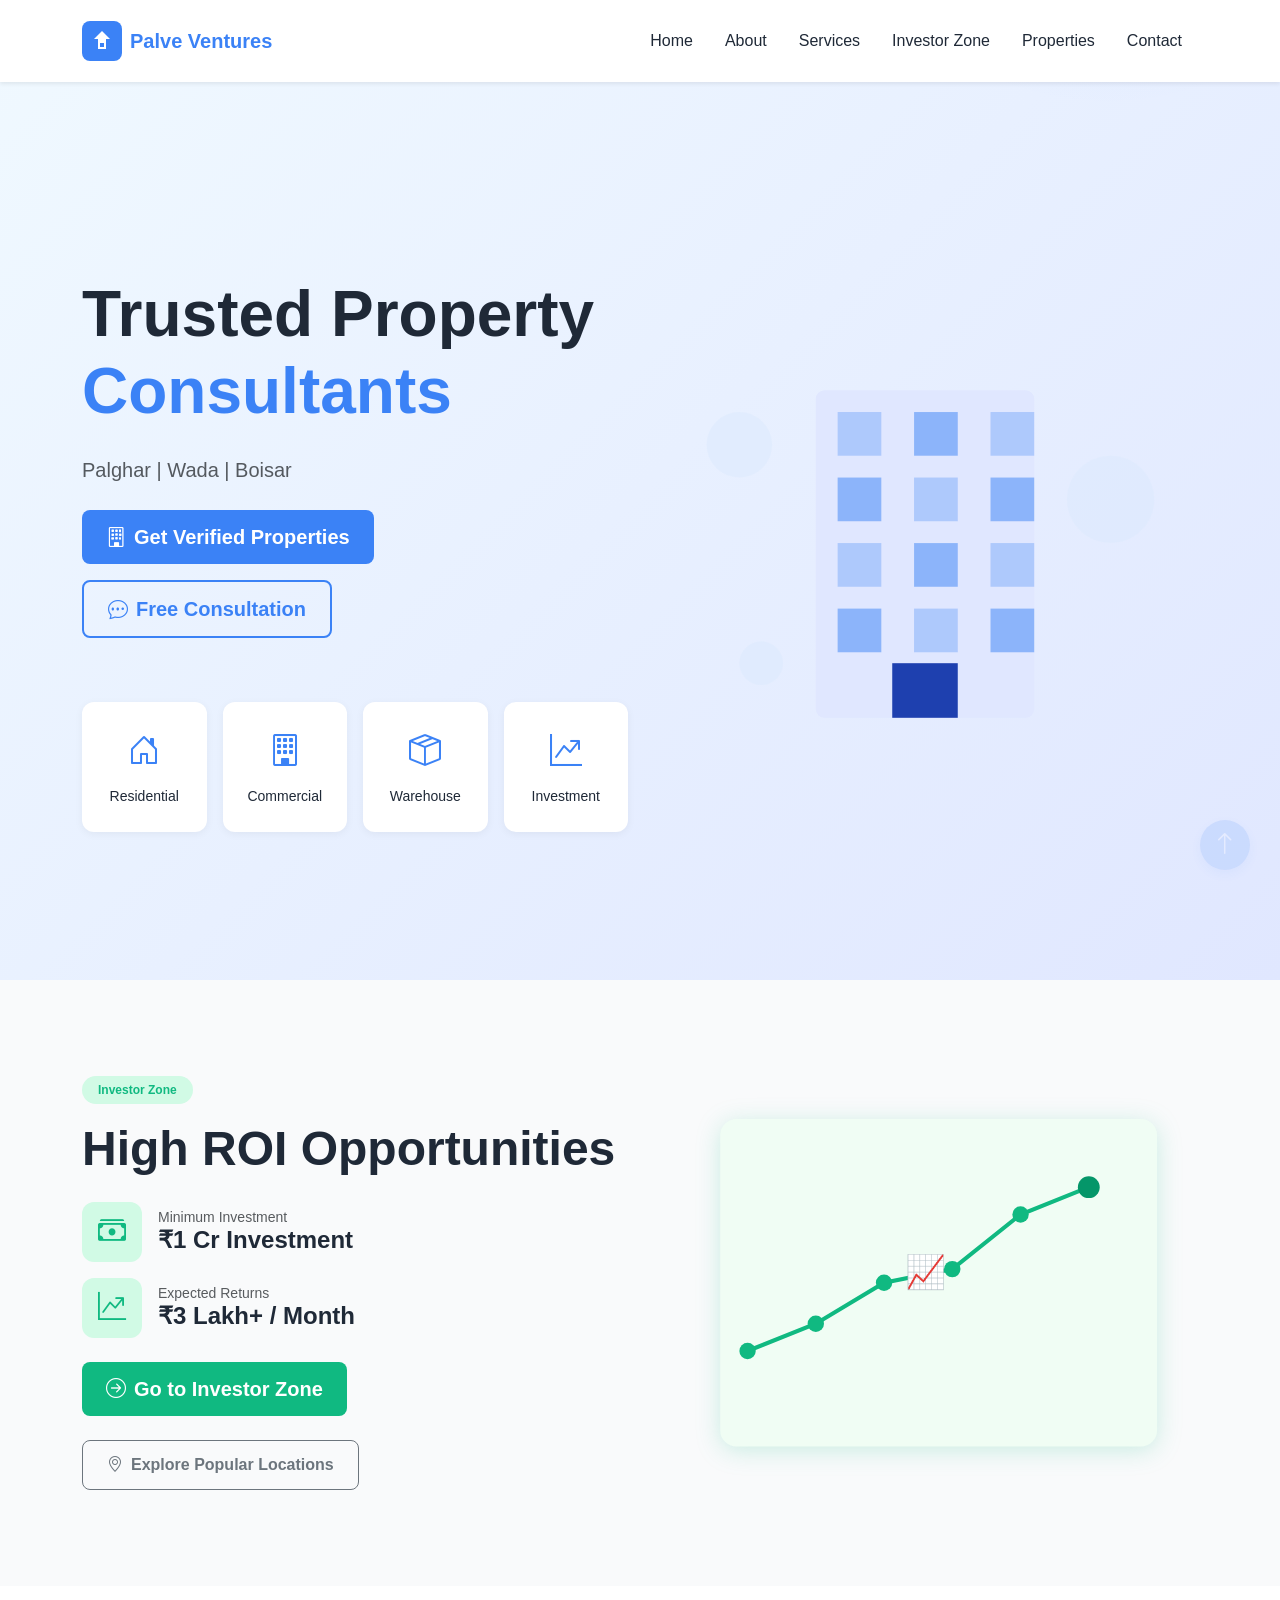
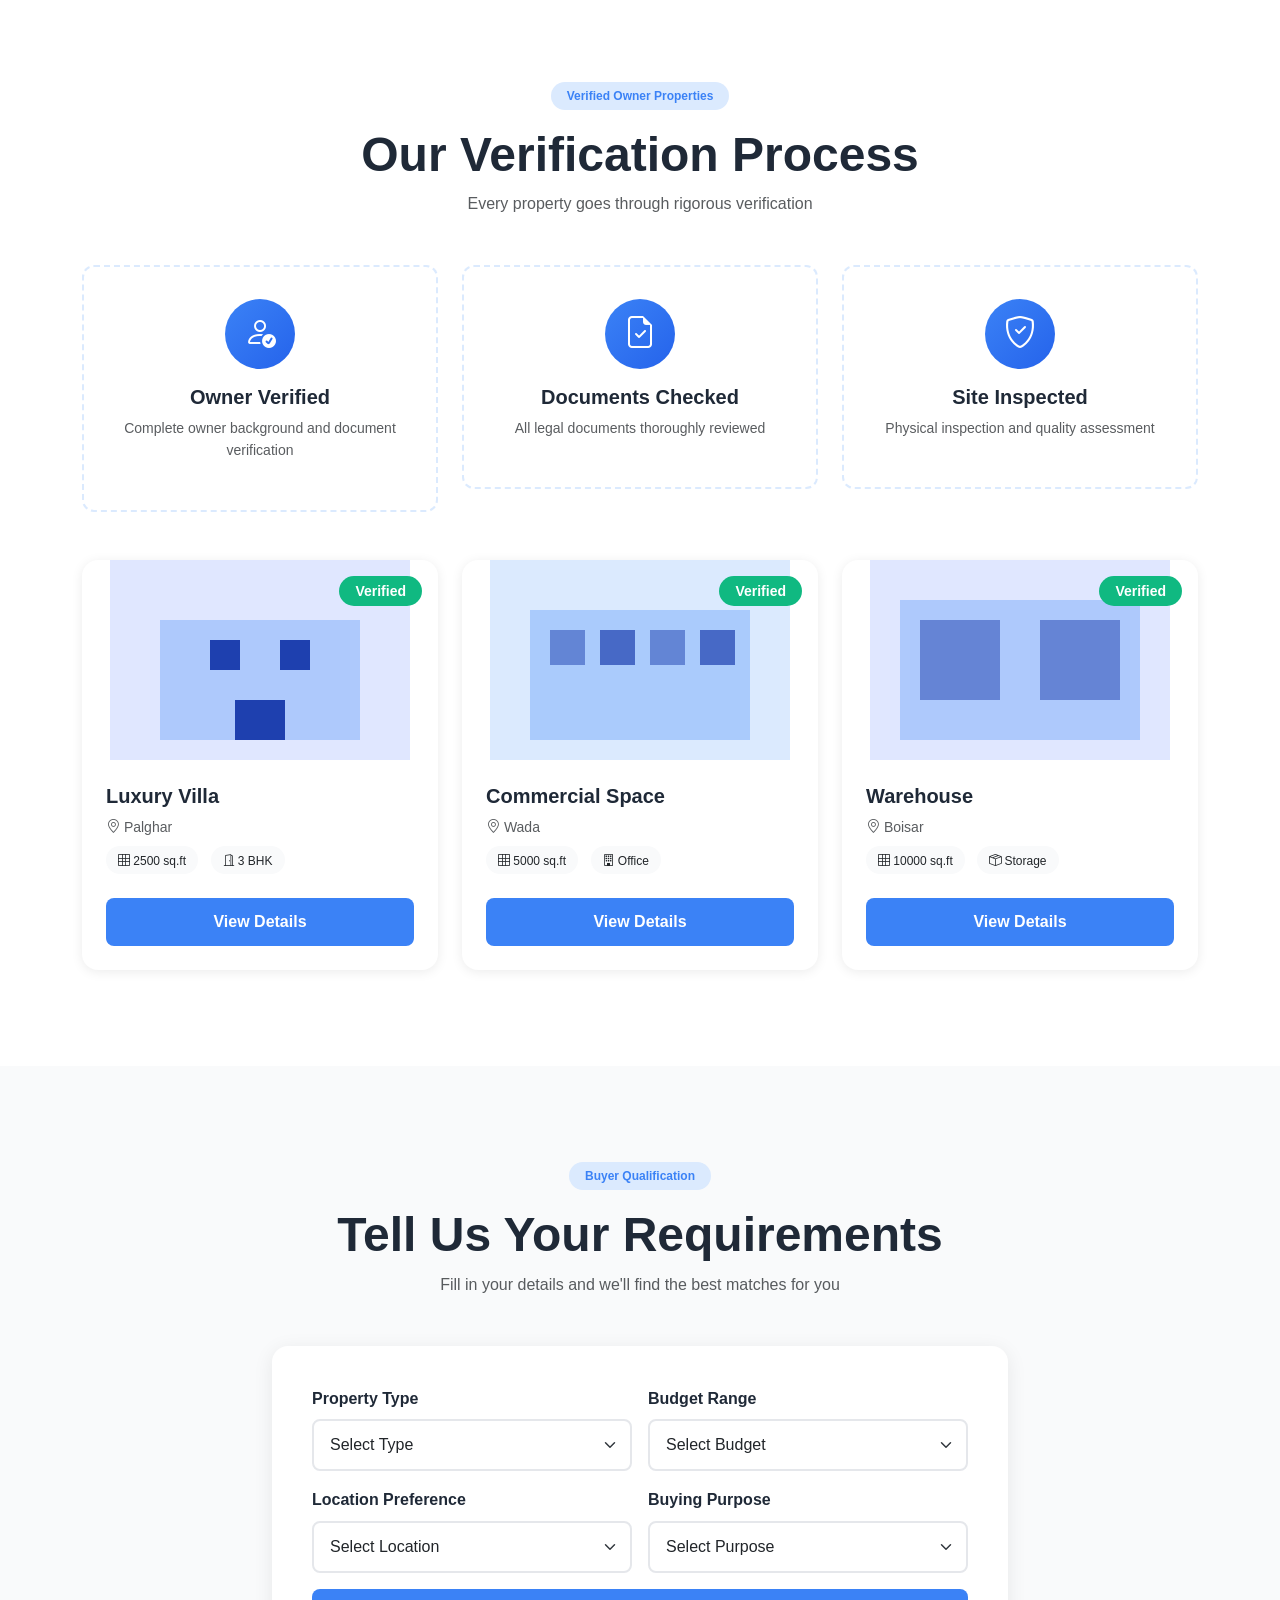
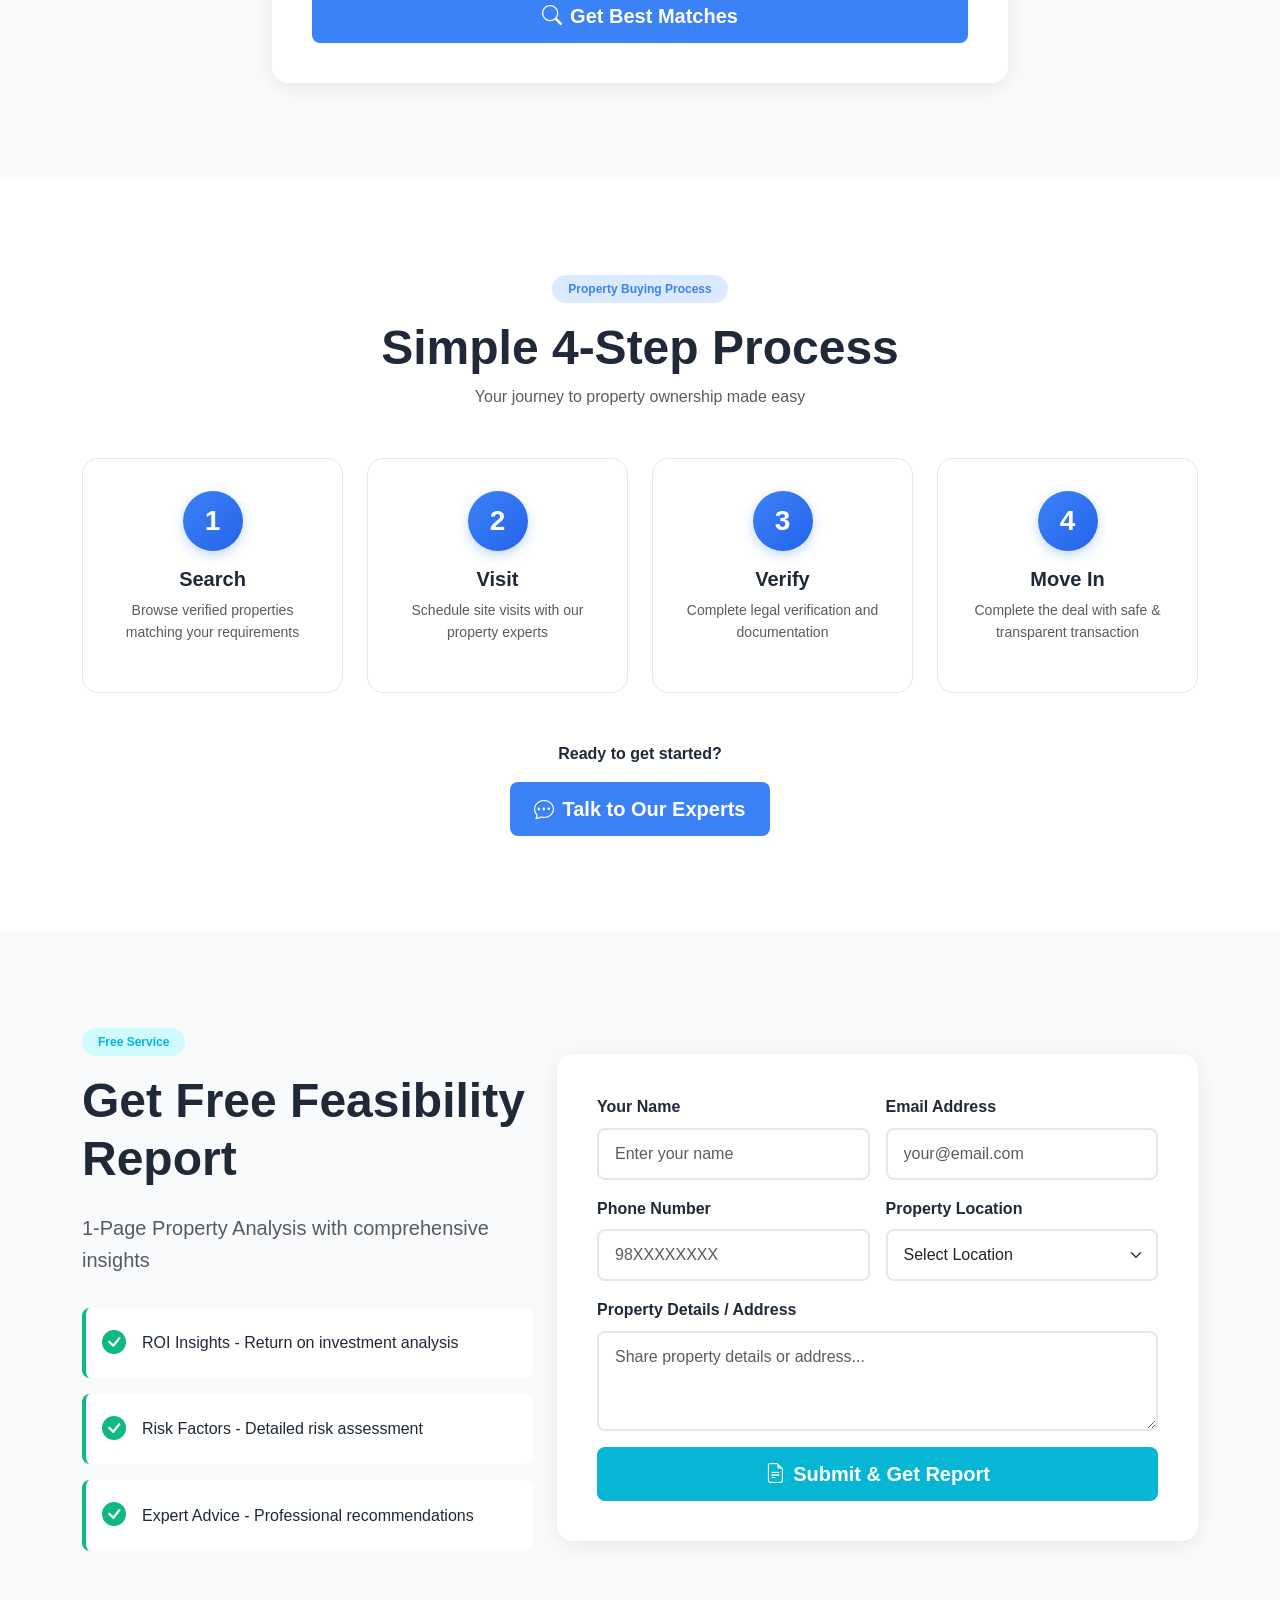
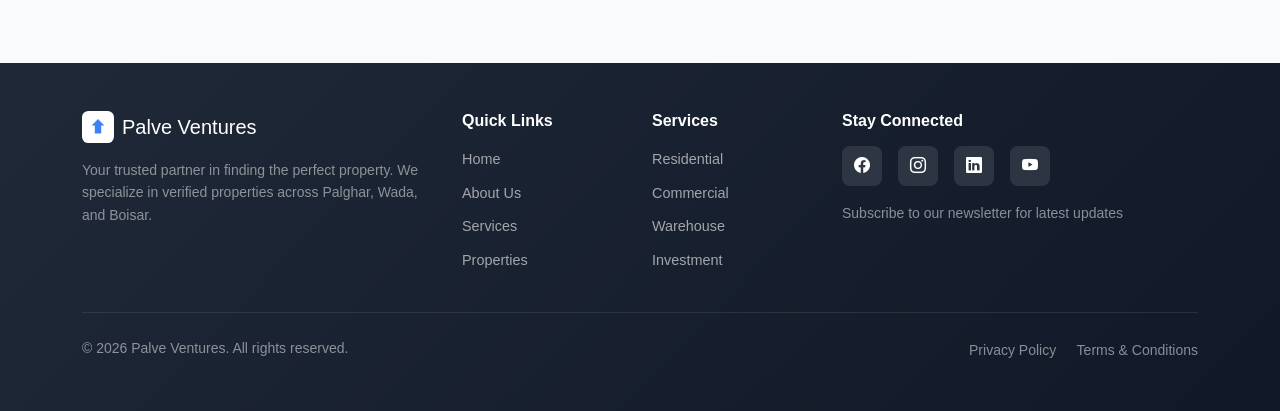
<file: index.html>
<!DOCTYPE html>
<html lang="en">

<head>
    <meta charset="UTF-8">
    <meta name="viewport" content="width=device-width, initial-scale=1.0">
    <title>Palve Ventures - Trusted Property Consultants</title>

    <!-- Bootstrap CSS -->
    <link href="https://cdn.jsdelivr.net/npm/bootstrap@5.3.0/dist/css/bootstrap.min.css" rel="stylesheet">
    <!-- Bootstrap Icons -->
    <link rel="stylesheet" href="https://cdn.jsdelivr.net/npm/bootstrap-icons@1.11.0/font/bootstrap-icons.css">
    <!-- Custom CSS -->
    <link rel="stylesheet" href="css/style.css">
</head>

<body>

    <!-- Navbar -->
    <nav class="navbar navbar-expand-lg navbar-light bg-white shadow-sm fixed-top">
        <div class="container">
            <a class="navbar-brand d-flex align-items-center" href="index.html#home">
                <div class="logo-svg me-2">
                    <svg width="40" height="40" viewBox="0 0 40 40" fill="none" xmlns="http://www.w3.org/2000/svg">
                        <rect width="40" height="40" rx="8" fill="#3B82F6" />
                        <path d="M20 10L12 18H16V28H24V18H28L20 10Z" fill="white" />
                        <rect x="18" y="22" width="4" height="4" fill="#3B82F6" />
                    </svg>
                </div>
                <span class="fw-bold text-primary">Palve Ventures</span>
            </a>
            <button class="navbar-toggler" type="button" data-bs-toggle="collapse" data-bs-target="#navbarNav">
                <span class="navbar-toggler-icon"></span>
            </button>
            <div class="collapse navbar-collapse" id="navbarNav">
                <ul class="navbar-nav ms-auto">
                    <li class="nav-item"><a class="nav-link" href="index.html#home">Home</a></li>
                    <li class="nav-item"><a class="nav-link" href="about.html">About</a></li>
                    <li class="nav-item"><a class="nav-link" href="services.html">Services</a></li>
                    <li class="nav-item"><a class="nav-link" href="index.html#investor">Investor Zone</a></li>
                    <li class="nav-item"><a class="nav-link" href="index.html#properties">Properties</a></li>
                    <li class="nav-item"><a class="nav-link" href="contact.html">Contact</a></li>
                </ul>
            </div>
        </div>
    </nav>

    <!-- Hero Section -->
    <section id="home" class="hero-section">
        <div class="container">
            <div class="row align-items-center min-vh-100 pt-5">
                <div class="col-lg-6 text-center text-lg-start">
                    <h1 class="display-3 fw-bold mb-4">Trusted Property <span class="text-primary">Consultants</span>
                    </h1>
                    <p class="lead text-muted mb-4">Palghar | Wada | Boisar</p>
                    <div class="d-flex flex-wrap gap-3 justify-content-center justify-content-lg-start">
                        <a href="index.html#properties" class="btn btn-primary btn-lg px-4">
                            <i class="bi bi-building me-2"></i>Get Verified Properties
                        </a>
                        <a href="contact.html" class="btn btn-outline-primary btn-lg px-4">
                            <i class="bi bi-chat-dots me-2"></i>Free Consultation
                        </a>
                    </div>
                    <div class="row mt-5 g-3">
                        <div class="col-6 col-md-3">
                            <a href="services.html" class="category-btn">
                                <i class="bi bi-house-door"></i>
                                <span>Residential</span>
                            </a>
                        </div>
                        <div class="col-6 col-md-3">
                            <a href="services.html" class="category-btn">
                                <i class="bi bi-building"></i>
                                <span>Commercial</span>
                            </a>
                        </div>
                        <div class="col-6 col-md-3">
                            <a href="services.html" class="category-btn">
                                <i class="bi bi-box-seam"></i>
                                <span>Warehouse</span>
                            </a>
                        </div>
                        <div class="col-6 col-md-3">
                            <a href="services.html" class="category-btn">
                                <i class="bi bi-graph-up-arrow"></i>
                                <span>Investment</span>
                            </a>
                        </div>
                    </div>
                </div>
                <div class="col-lg-6">
                    <div class="hero-image">
                        <svg viewBox="0 0 500 500" fill="none" xmlns="http://www.w3.org/2000/svg">
                            <!-- Building Illustration -->
                            <rect x="150" y="100" width="200" height="300" fill="#E0E7FF" rx="8" />
                            <rect x="170" y="120" width="40" height="40" fill="#3B82F6" opacity="0.3" />
                            <rect x="240" y="120" width="40" height="40" fill="#3B82F6" opacity="0.5" />
                            <rect x="310" y="120" width="40" height="40" fill="#3B82F6" opacity="0.3" />

                            <rect x="170" y="180" width="40" height="40" fill="#3B82F6" opacity="0.5" />
                            <rect x="240" y="180" width="40" height="40" fill="#3B82F6" opacity="0.3" />
                            <rect x="310" y="180" width="40" height="40" fill="#3B82F6" opacity="0.5" />

                            <rect x="170" y="240" width="40" height="40" fill="#3B82F6" opacity="0.3" />
                            <rect x="240" y="240" width="40" height="40" fill="#3B82F6" opacity="0.5" />
                            <rect x="310" y="240" width="40" height="40" fill="#3B82F6" opacity="0.3" />

                            <rect x="170" y="300" width="40" height="40" fill="#3B82F6" opacity="0.5" />
                            <rect x="240" y="300" width="40" height="40" fill="#3B82F6" opacity="0.3" />
                            <rect x="310" y="300" width="40" height="40" fill="#3B82F6" opacity="0.5" />

                            <rect x="220" y="350" width="60" height="50" fill="#1E40AF" />

                            <!-- Decorative Elements -->
                            <circle cx="80" cy="150" r="30" fill="#DBEAFE" opacity="0.5" />
                            <circle cx="420" cy="200" r="40" fill="#DBEAFE" opacity="0.5" />
                            <circle cx="100" cy="350" r="20" fill="#DBEAFE" opacity="0.5" />
                        </svg>
                    </div>
                </div>
            </div>
        </div>
    </section>

    <!-- Investor Zone Section -->
    <section id="investor" class="py-5 bg-light">
        <div class="container py-5">
            <div class="row align-items-center">
                <div class="col-lg-6 mb-4 mb-lg-0">
                    <span class="badge bg-success-subtle text-success mb-3">Investor Zone</span>
                    <h2 class="display-5 fw-bold mb-4">High ROI Opportunities</h2>

                    <div class="investor-stats mb-4">
                        <div class="stat-item">
                            <div class="d-flex align-items-center mb-3">
                                <div class="stat-icon me-3">
                                    <i class="bi bi-cash-stack"></i>
                                </div>
                                <div>
                                    <h6 class="mb-0 text-muted small">Minimum Investment</h6>
                                    <h4 class="mb-0 fw-bold">₹1 Cr Investment</h4>
                                </div>
                            </div>
                        </div>

                        <div class="stat-item">
                            <div class="d-flex align-items-center mb-3">
                                <div class="stat-icon me-3">
                                    <i class="bi bi-graph-up-arrow"></i>
                                </div>
                                <div>
                                    <h6 class="mb-0 text-muted small">Expected Returns</h6>
                                    <h4 class="mb-0 fw-bold">₹3 Lakh+ / Month</h4>
                                </div>
                            </div>
                        </div>
                    </div>

                    <a href="#investor-form" class="btn btn-success btn-lg">
                        <i class="bi bi-arrow-right-circle me-2"></i>Go to Investor Zone
                    </a>

                    <div class="mt-4">
                        <a href="#locations" class="btn btn-outline-secondary">
                            <i class="bi bi-geo-alt me-2"></i>Explore Popular Locations
                        </a>
                    </div>
                </div>

                <div class="col-lg-6">
                    <div class="investor-chart">
                        <svg viewBox="0 0 400 300" fill="none" xmlns="http://www.w3.org/2000/svg">
                            <!-- Chart Background -->
                            <rect x="50" y="30" width="320" height="240" fill="#F0FDF4" rx="12" />

                            <!-- Graph Line -->
                            <path d="M70 200 L120 180 L170 150 L220 140 L270 100 L320 80" stroke="#10B981"
                                stroke-width="3" fill="none" />

                            <!-- Data Points -->
                            <circle cx="70" cy="200" r="6" fill="#10B981" />
                            <circle cx="120" cy="180" r="6" fill="#10B981" />
                            <circle cx="170" cy="150" r="6" fill="#10B981" />
                            <circle cx="220" cy="140" r="6" fill="#10B981" />
                            <circle cx="270" cy="100" r="6" fill="#10B981" />
                            <circle cx="320" cy="80" r="8" fill="#059669" />

                            <!-- Decorative Elements -->
                            <text x="200" y="150" text-anchor="middle" fill="#059669" font-size="24"
                                font-weight="bold">📈</text>
                        </svg>
                    </div>
                </div>
            </div>
        </div>
    </section>

    <!-- Verified Properties Section -->
    <section id="properties" class="py-5">
        <div class="container py-5">
            <div class="text-center mb-5">
                <span class="badge bg-primary-subtle text-primary mb-3">Verified Owner Properties</span>
                <h2 class="display-5 fw-bold">Our Verification Process</h2>
                <p class="text-muted">Every property goes through rigorous verification</p>
            </div>

            <div class="row g-4 mb-5">
                <div class="col-md-4">
                    <div class="verification-step">
                        <div class="step-icon">
                            <i class="bi bi-person-check"></i>
                        </div>
                        <h5 class="fw-semibold">Owner Verified</h5>
                        <p class="text-muted small">Complete owner background and document verification</p>
                    </div>
                </div>
                <div class="col-md-4">
                    <div class="verification-step">
                        <div class="step-icon">
                            <i class="bi bi-file-earmark-check"></i>
                        </div>
                        <h5 class="fw-semibold">Documents Checked</h5>
                        <p class="text-muted small">All legal documents thoroughly reviewed</p>
                    </div>
                </div>
                <div class="col-md-4">
                    <div class="verification-step">
                        <div class="step-icon">
                            <i class="bi bi-shield-check"></i>
                        </div>
                        <h5 class="fw-semibold">Site Inspected</h5>
                        <p class="text-muted small">Physical inspection and quality assessment</p>
                    </div>
                </div>
            </div>

            <!-- Property Listings -->
            <div class="row g-4">
                <div class="col-md-6 col-lg-4">
                    <div class="property-card">
                        <div class="property-image">
                            <svg viewBox="0 0 300 200" fill="none" xmlns="http://www.w3.org/2000/svg">
                                <rect width="300" height="200" fill="#E0E7FF" />
                                <rect x="50" y="60" width="200" height="120" fill="#3B82F6" opacity="0.3" />
                                <rect x="100" y="80" width="30" height="30" fill="#1E40AF" />
                                <rect x="170" y="80" width="30" height="30" fill="#1E40AF" />
                                <rect x="125" y="140" width="50" height="40" fill="#1E40AF" />
                            </svg>
                            <span class="badge property-badge">Verified</span>
                        </div>
                        <div class="property-details">
                            <h5 class="fw-semibold mb-2">Luxury Villa</h5>
                            <p class="text-muted small mb-2"><i class="bi bi-geo-alt"></i> Palghar</p>
                            <div class="property-meta mb-3">
                                <span class="badge bg-light text-dark"><i class="bi bi-grid-3x3"></i> 2500 sq.ft</span>
                                <span class="badge bg-light text-dark"><i class="bi bi-door-open"></i> 3 BHK</span>
                            </div>
                            <button class="btn btn-primary w-100" data-bs-toggle="modal"
                                data-bs-target="#propertyModal">View Details</button>
                        </div>
                    </div>
                </div>

                <div class="col-md-6 col-lg-4">
                    <div class="property-card">
                        <div class="property-image">
                            <svg viewBox="0 0 300 200" fill="none" xmlns="http://www.w3.org/2000/svg">
                                <rect width="300" height="200" fill="#DBEAFE" />
                                <rect x="40" y="50" width="220" height="130" fill="#3B82F6" opacity="0.3" />
                                <rect x="60" y="70" width="35" height="35" fill="#1E40AF" opacity="0.5" />
                                <rect x="110" y="70" width="35" height="35" fill="#1E40AF" opacity="0.7" />
                                <rect x="160" y="70" width="35" height="35" fill="#1E40AF" opacity="0.5" />
                                <rect x="210" y="70" width="35" height="35" fill="#1E40AF" opacity="0.7" />
                            </svg>
                            <span class="badge property-badge">Verified</span>
                        </div>
                        <div class="property-details">
                            <h5 class="fw-semibold mb-2">Commercial Space</h5>
                            <p class="text-muted small mb-2"><i class="bi bi-geo-alt"></i> Wada</p>
                            <div class="property-meta mb-3">
                                <span class="badge bg-light text-dark"><i class="bi bi-grid-3x3"></i> 5000 sq.ft</span>
                                <span class="badge bg-light text-dark"><i class="bi bi-building"></i> Office</span>
                            </div>
                            <button class="btn btn-primary w-100" data-bs-toggle="modal"
                                data-bs-target="#propertyModal">View Details</button>
                        </div>
                    </div>
                </div>

                <div class="col-md-6 col-lg-4">
                    <div class="property-card">
                        <div class="property-image">
                            <svg viewBox="0 0 300 200" fill="none" xmlns="http://www.w3.org/2000/svg">
                                <rect width="300" height="200" fill="#E0E7FF" />
                                <rect x="30" y="40" width="240" height="140" fill="#3B82F6" opacity="0.3" />
                                <rect x="50" y="60" width="80" height="80" fill="#1E40AF" opacity="0.5" />
                                <rect x="170" y="60" width="80" height="80" fill="#1E40AF" opacity="0.5" />
                            </svg>
                            <span class="badge property-badge">Verified</span>
                        </div>
                        <div class="property-details">
                            <h5 class="fw-semibold mb-2">Warehouse</h5>
                            <p class="text-muted small mb-2"><i class="bi bi-geo-alt"></i> Boisar</p>
                            <div class="property-meta mb-3">
                                <span class="badge bg-light text-dark"><i class="bi bi-grid-3x3"></i> 10000 sq.ft</span>
                                <span class="badge bg-light text-dark"><i class="bi bi-box-seam"></i> Storage</span>
                            </div>
                            <button class="btn btn-primary w-100" data-bs-toggle="modal"
                                data-bs-target="#propertyModal">View Details</button>
                        </div>
                    </div>
                </div>
            </div>
        </div>
    </section>

    <!-- Buyer Qualification Section -->
    <section id="buyer-qualification" class="py-5 bg-light">
        <div class="container py-5">
            <div class="row justify-content-center">
                <div class="col-lg-8">
                    <div class="text-center mb-5">
                        <span class="badge bg-primary-subtle text-primary mb-3">Buyer Qualification</span>
                        <h2 class="display-5 fw-bold">Tell Us Your Requirements</h2>
                        <p class="text-muted">Fill in your details and we'll find the best matches for you</p>
                    </div>

                    <div class="qualification-form-card">
                        <form id="buyerQualificationForm" class="needs-validation" novalidate>
                            <div class="row g-3">
                                <div class="col-md-6">
                                    <label class="form-label">Property Type</label>
                                    <select class="form-select" name="propertyType" required>
                                        <option value="">Select Type</option>
                                        <option value="residential">Residential</option>
                                        <option value="commercial">Commercial</option>
                                        <option value="warehouse">Warehouse</option>
                                        <option value="investment">Investment</option>
                                    </select>
                                </div>

                                <div class="col-md-6">
                                    <label class="form-label">Budget Range</label>
                                    <select class="form-select" name="budget" required>
                                        <option value="">Select Budget</option>
                                        <option value="0-50L">₹0 - ₹50 Lakhs</option>
                                        <option value="50L-1Cr">₹50 Lakhs - ₹1 Crore</option>
                                        <option value="1Cr-2Cr">₹1 Crore - ₹2 Crores</option>
                                        <option value="2Cr+">₹2 Crores+</option>
                                    </select>
                                </div>

                                <div class="col-md-6">
                                    <label class="form-label">Location Preference</label>
                                    <select class="form-select" name="location" required>
                                        <option value="">Select Location</option>
                                        <option value="palghar">Palghar</option>
                                        <option value="wada">Wada</option>
                                        <option value="boisar">Boisar</option>
                                        <option value="any">Any Location</option>
                                    </select>
                                </div>

                                <div class="col-md-6">
                                    <label class="form-label">Buying Purpose</label>
                                    <select class="form-select" name="purpose" required>
                                        <option value="">Select Purpose</option>
                                        <option value="self-use">Self Use</option>
                                        <option value="investment">Investment</option>
                                        <option value="rental">Rental Income</option>
                                        <option value="business">Business</option>
                                    </select>
                                </div>

                                <div class="col-12">
                                    <button type="submit" class="btn btn-primary btn-lg w-100">
                                        <i class="bi bi-search me-2"></i>Get Best Matches
                                    </button>
                                </div>
                            </div>
                        </form>
                    </div>
                </div>
            </div>
        </div>
    </section>

    <!-- Property Buying Process Section -->
    <section id="buying-process" class="py-5">
        <div class="container py-5">
            <div class="text-center mb-5">
                <span class="badge bg-primary-subtle text-primary mb-3">Property Buying Process</span>
                <h2 class="display-5 fw-bold">Simple 4-Step Process</h2>
                <p class="text-muted">Your journey to property ownership made easy</p>
            </div>

            <div class="row g-4">
                <div class="col-md-6 col-lg-3">
                    <div class="process-card">
                        <div class="process-number">1</div>
                        <h5 class="fw-semibold">Search</h5>
                        <p class="text-muted small">Browse verified properties matching your requirements</p>
                    </div>
                </div>

                <div class="col-md-6 col-lg-3">
                    <div class="process-card">
                        <div class="process-number">2</div>
                        <h5 class="fw-semibold">Visit</h5>
                        <p class="text-muted small">Schedule site visits with our property experts</p>
                    </div>
                </div>

                <div class="col-md-6 col-lg-3">
                    <div class="process-card">
                        <div class="process-number">3</div>
                        <h5 class="fw-semibold">Verify</h5>
                        <p class="text-muted small">Complete legal verification and documentation</p>
                    </div>
                </div>

                <div class="col-md-6 col-lg-3">
                    <div class="process-card">
                        <div class="process-number">4</div>
                        <h5 class="fw-semibold">Move In</h5>
                        <p class="text-muted small">Complete the deal with safe & transparent transaction</p>
                    </div>
                </div>
            </div>

            <div class="text-center mt-5">
                <p class="fw-semibold mb-3">Ready to get started?</p>
                <a href="contact.html" class="btn btn-primary btn-lg">
                    <i class="bi bi-chat-dots me-2"></i>Talk to Our Experts
                </a>
            </div>
        </div>
    </section>

    <!-- Feasibility Report Section -->
    <section id="feasibility" class="py-5 bg-light">
        <div class="container py-5">
            <div class="row align-items-center">
                <div class="col-lg-5 mb-4 mb-lg-0">
                    <span class="badge bg-info-subtle text-info mb-3">Free Service</span>
                    <h2 class="display-5 fw-bold mb-4">Get Free Feasibility Report</h2>
                    <p class="lead text-muted mb-4">1-Page Property Analysis with comprehensive insights</p>

                    <div class="report-features">
                        <div class="feature-item">
                            <i class="bi bi-check-circle-fill text-success"></i>
                            <span>ROI Insights - Return on investment analysis</span>
                        </div>
                        <div class="feature-item">
                            <i class="bi bi-check-circle-fill text-success"></i>
                            <span>Risk Factors - Detailed risk assessment</span>
                        </div>
                        <div class="feature-item">
                            <i class="bi bi-check-circle-fill text-success"></i>
                            <span>Expert Advice - Professional recommendations</span>
                        </div>
                    </div>
                </div>

                <div class="col-lg-7">
                    <div class="feasibility-form-card">
                        <form id="feasibilityForm" class="needs-validation" novalidate>
                            <div class="row g-3">
                                <div class="col-md-6">
                                    <label class="form-label">Your Name</label>
                                    <input type="text" class="form-control" name="name" placeholder="Enter your name"
                                        required>
                                </div>

                                <div class="col-md-6">
                                    <label class="form-label">Email Address</label>
                                    <input type="email" class="form-control" name="email" placeholder="your@email.com"
                                        required>
                                </div>

                                <div class="col-md-6">
                                    <label class="form-label">Phone Number</label>
                                    <input type="tel" class="form-control" name="phone" placeholder="98XXXXXXXX"
                                        required>
                                </div>

                                <div class="col-md-6">
                                    <label class="form-label">Property Location</label>
                                    <select class="form-select" name="location" required>
                                        <option value="">Select Location</option>
                                        <option value="palghar">Palghar</option>
                                        <option value="wada">Wada</option>
                                        <option value="boisar">Boisar</option>
                                        <option value="other">Other</option>
                                    </select>
                                </div>

                                <div class="col-12">
                                    <label class="form-label">Property Details / Address</label>
                                    <textarea class="form-control" name="message" rows="3"
                                        placeholder="Share property details or address..." required></textarea>
                                </div>

                                <div class="col-12">
                                    <button type="submit" class="btn btn-info btn-lg w-100">
                                        <i class="bi bi-file-earmark-text me-2"></i>Submit & Get Report
                                    </button>
                                </div>
                            </div>
                        </form>
                    </div>
                </div>
            </div>
        </div>
    </section>

    <!-- Footer -->
    <footer class="bg-dark text-white py-5">
        <div class="container">
            <div class="row g-4">
                <div class="col-lg-4">
                    <div class="d-flex align-items-center mb-3">
                        <div class="logo-svg me-2">
                            <svg width="32" height="32" viewBox="0 0 40 40" fill="none"
                                xmlns="http://www.w3.org/2000/svg">
                                <rect width="40" height="40" rx="8" fill="white" />
                                <path d="M20 10L12 18H16V28H24V18H28L20 10Z" fill="#3B82F6" />
                            </svg>
                        </div>
                        <h5 class="mb-0">Palve Ventures</h5>
                    </div>
                    <p class="text-white-50 small">Your trusted partner in finding the perfect property. We specialize
                        in verified properties across Palghar, Wada, and Boisar.</p>
                </div>

                <div class="col-lg-2 col-md-4">
                    <h6 class="fw-semibold mb-3">Quick Links</h6>
                    <ul class="list-unstyled footer-links">
                        <li><a href="index.html#home">Home</a></li>
                        <li><a href="about.html">About Us</a></li>
                        <li><a href="services.html">Services</a></li>
                        <li><a href="index.html#properties">Properties</a></li>
                    </ul>
                </div>

                <div class="col-lg-2 col-md-4">
                    <h6 class="fw-semibold mb-3">Services</h6>
                    <ul class="list-unstyled footer-links">
                        <li><a href="services.html">Residential</a></li>
                        <li><a href="services.html">Commercial</a></li>
                        <li><a href="services.html">Warehouse</a></li>
                        <li><a href="services.html">Investment</a></li>
                    </ul>
                </div>

                <div class="col-lg-4 col-md-4">
                    <h6 class="fw-semibold mb-3">Stay Connected</h6>
                    <div class="social-links mb-3">
                        <a href="#" class="social-link"><i class="bi bi-facebook"></i></a>
                        <a href="#" class="social-link"><i class="bi bi-instagram"></i></a>
                        <a href="#" class="social-link"><i class="bi bi-linkedin"></i></a>
                        <a href="#" class="social-link"><i class="bi bi-youtube"></i></a>
                    </div>
                    <p class="text-white-50 small mb-0">Subscribe to our newsletter for latest updates</p>
                </div>
            </div>

            <hr class="my-4 border-secondary">

            <div class="row">
                <div class="col-md-6 text-center text-md-start">
                    <p class="text-white-50 small mb-0">&copy; 2026 Palve Ventures. All rights reserved.</p>
                </div>
                <div class="col-md-6 text-center text-md-end">
                    <a href="#" class="text-white-50 small text-decoration-none me-3">Privacy Policy</a>
                    <a href="#" class="text-white-50 small text-decoration-none">Terms & Conditions</a>
                </div>
            </div>
        </div>
    </footer>

    <!-- Property Modal -->
    <div class="modal fade" id="propertyModal" tabindex="-1">
        <div class="modal-dialog modal-lg">
            <div class="modal-content">
                <div class="modal-header">
                    <h5 class="modal-title">Property Details</h5>
                    <button type="button" class="btn-close" data-bs-dismiss="modal"></button>
                </div>
                <div class="modal-body">
                    <p>Detailed property information will be displayed here. Contact us to know more!</p>
                    <div class="mt-4">
                        <a href="contact.html" class="btn btn-primary" data-bs-dismiss="modal">Contact Now</a>
                    </div>
                </div>
            </div>
        </div>
    </div>

    <!-- Bootstrap JS -->
    <script src="https://cdn.jsdelivr.net/npm/bootstrap@5.3.0/dist/js/bootstrap.bundle.min.js"></script>
    <!-- jQuery -->
    <script src="https://code.jquery.com/jquery-3.7.1.min.js"></script>
    <!-- Custom JS -->
    <script src="js/script.js"></script>
</body>

</html>
</file>
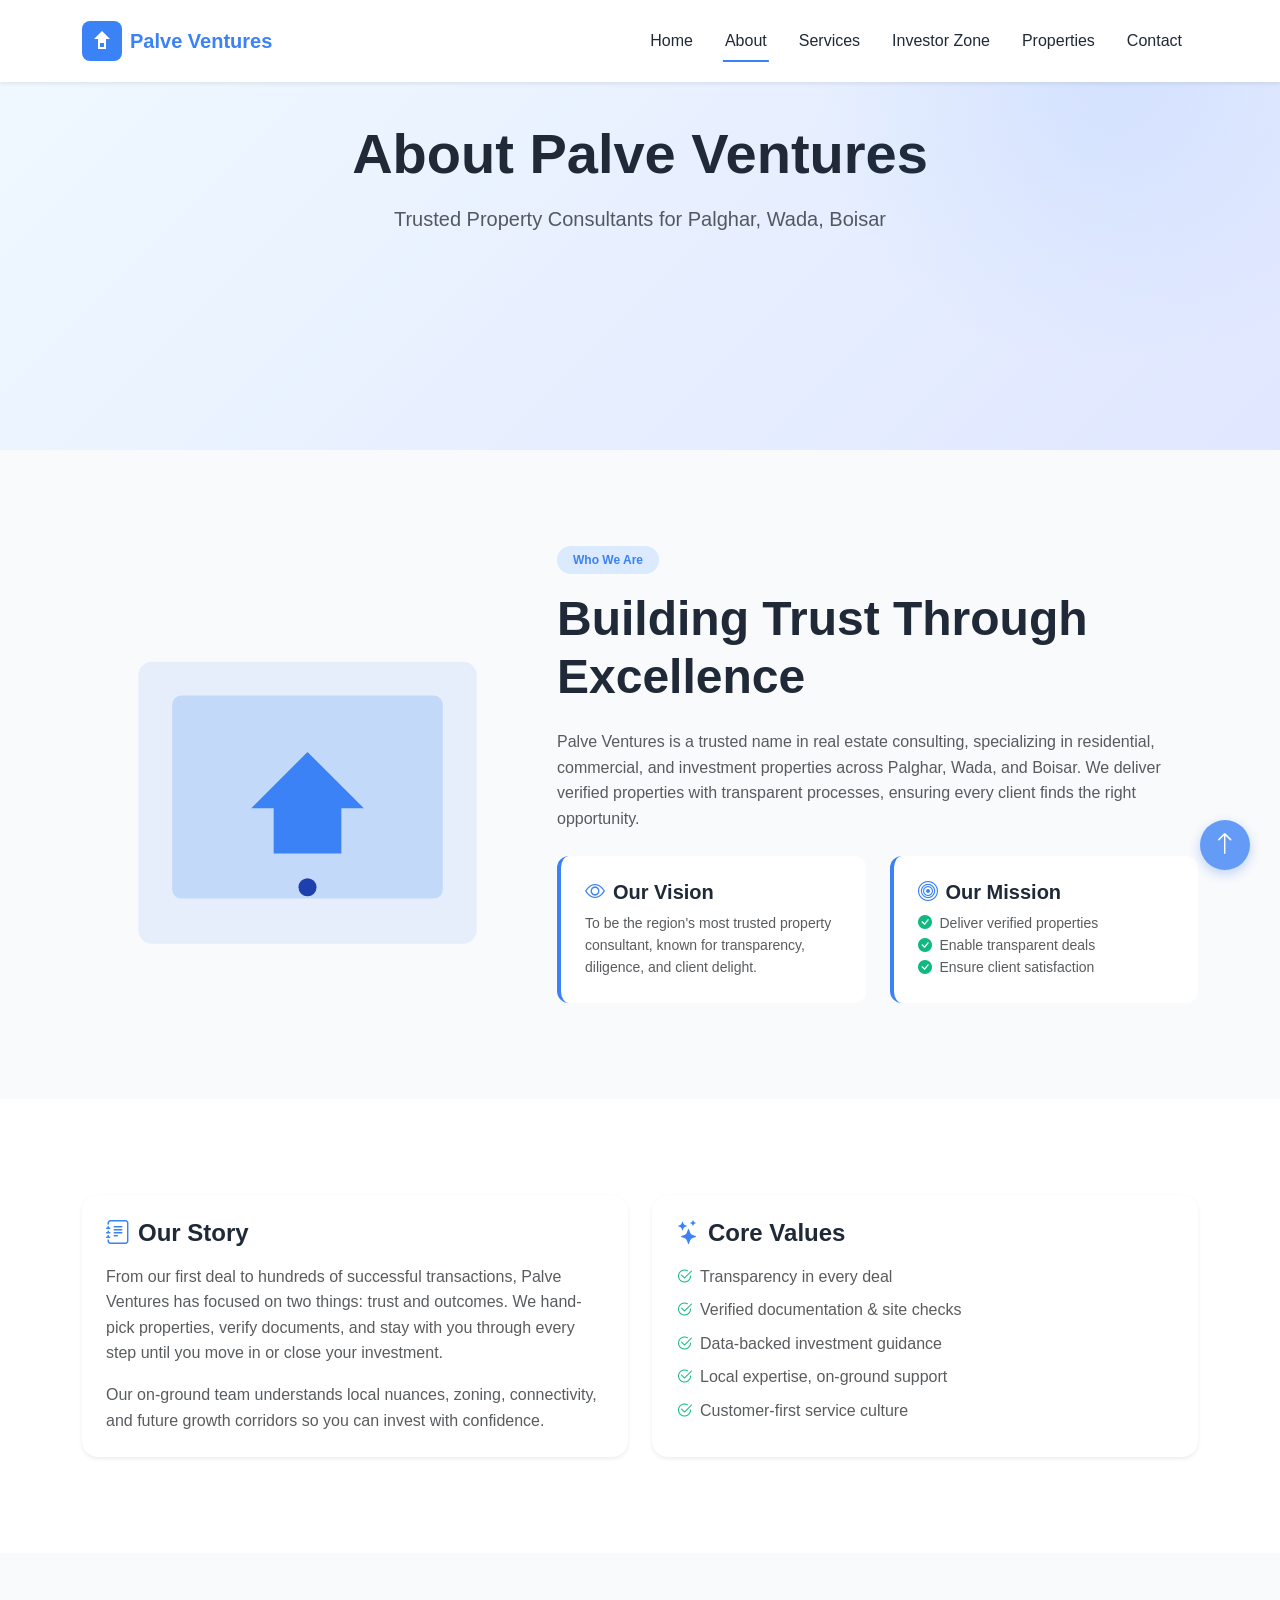
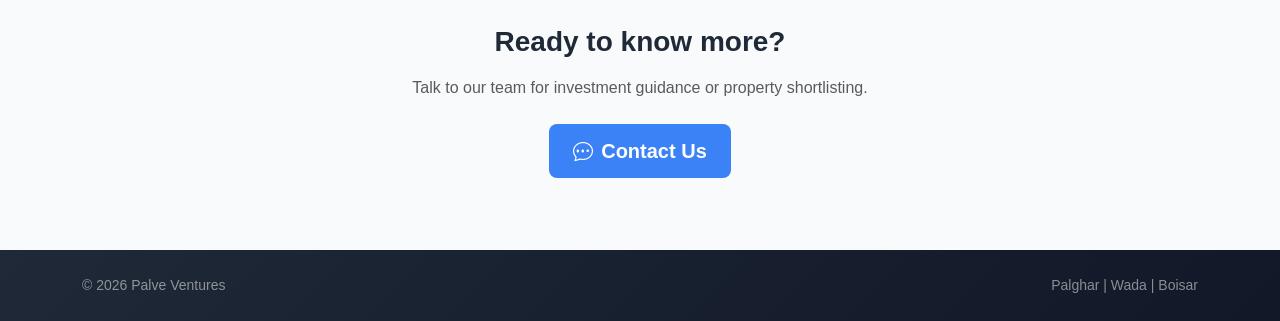
<file: about.html>
<!DOCTYPE html>
<html lang="en">

<head>
    <meta charset="UTF-8">
    <meta name="viewport" content="width=device-width, initial-scale=1.0">
    <title>About - Palve Ventures</title>
    <link href="https://cdn.jsdelivr.net/npm/bootstrap@5.3.0/dist/css/bootstrap.min.css" rel="stylesheet">
    <link rel="stylesheet" href="https://cdn.jsdelivr.net/npm/bootstrap-icons@1.11.0/font/bootstrap-icons.css">
    <link rel="stylesheet" href="css/style.css">
</head>

<body>
    <!-- Navbar -->
    <nav class="navbar navbar-expand-lg navbar-light bg-white shadow-sm fixed-top">
        <div class="container">
            <a class="navbar-brand d-flex align-items-center" href="index.html#home">
                <div class="logo-svg me-2">
                    <svg width="40" height="40" viewBox="0 0 40 40" fill="none" xmlns="http://www.w3.org/2000/svg">
                        <rect width="40" height="40" rx="8" fill="#3B82F6" />
                        <path d="M20 10L12 18H16V28H24V18H28L20 10Z" fill="white" />
                        <rect x="18" y="22" width="4" height="4" fill="#3B82F6" />
                    </svg>
                </div>
                <span class="fw-bold text-primary">Palve Ventures</span>
            </a>
            <button class="navbar-toggler" type="button" data-bs-toggle="collapse" data-bs-target="#navbarNav">
                <span class="navbar-toggler-icon"></span>
            </button>
            <div class="collapse navbar-collapse" id="navbarNav">
                <ul class="navbar-nav ms-auto">
                    <li class="nav-item"><a class="nav-link" href="index.html#home">Home</a></li>
                    <li class="nav-item"><a class="nav-link active" href="about.html">About</a></li>
                    <li class="nav-item"><a class="nav-link" href="services.html">Services</a></li>
                    <li class="nav-item"><a class="nav-link" href="index.html#investor">Investor Zone</a></li>
                    <li class="nav-item"><a class="nav-link" href="index.html#properties">Properties</a></li>
                    <li class="nav-item"><a class="nav-link" href="contact.html">Contact</a></li>
                </ul>
            </div>
        </div>
    </nav>

    <!-- Hero -->
    <section id="home" class="hero-section" style="min-height: 50vh; padding-top: 120px;">
        <div class="container text-center">
            <h1 class="display-4 fw-bold mb-3">About Palve Ventures</h1>
            <p class="lead text-muted">Trusted Property Consultants for Palghar, Wada, Boisar</p>
        </div>
    </section>

    <!-- About Content -->
    <section class="py-5 bg-light">
        <div class="container py-5">
            <div class="row align-items-center">
                <div class="col-lg-5 mb-4 mb-lg-0">
                    <div class="about-image">
                        <svg viewBox="0 0 400 400" fill="none" xmlns="http://www.w3.org/2000/svg">
                            <rect x="50" y="100" width="300" height="250" fill="#3B82F6" opacity="0.1" rx="12" />
                            <rect x="80" y="130" width="240" height="180" fill="#3B82F6" opacity="0.2" rx="8" />
                            <path d="M200 180 L150 230 L170 230 L170 270 L230 270 L230 230 L250 230 Z" fill="#3B82F6" />
                            <circle cx="200" cy="300" r="8" fill="#1E40AF" />
                        </svg>
                    </div>
                </div>
                <div class="col-lg-7">
                    <span class="badge bg-primary-subtle text-primary mb-3">Who We Are</span>
                    <h2 class="display-5 fw-bold mb-4">Building Trust Through Excellence</h2>
                    <p class="text-muted mb-4">Palve Ventures is a trusted name in real estate consulting, specializing
                        in residential, commercial, and investment properties across Palghar, Wada, and Boisar. We
                        deliver verified properties with transparent processes, ensuring every client finds the right
                        opportunity.</p>
                    <div class="row g-4">
                        <div class="col-md-6">
                            <div class="vision-card h-100">
                                <h5 class="fw-semibold mb-2"><i class="bi bi-eye text-primary me-2"></i>Our Vision</h5>
                                <p class="text-muted small mb-0">To be the region's most trusted property consultant,
                                    known for transparency, diligence, and client delight.</p>
                            </div>
                        </div>
                        <div class="col-md-6">
                            <div class="mission-card h-100">
                                <h5 class="fw-semibold mb-2"><i class="bi bi-bullseye text-primary me-2"></i>Our Mission
                                </h5>
                                <ul class="list-unstyled text-muted small mb-0">
                                    <li><i class="bi bi-check-circle-fill text-success me-2"></i>Deliver verified
                                        properties</li>
                                    <li><i class="bi bi-check-circle-fill text-success me-2"></i>Enable transparent
                                        deals</li>
                                    <li><i class="bi bi-check-circle-fill text-success me-2"></i>Ensure client
                                        satisfaction</li>
                                </ul>
                            </div>
                        </div>
                    </div>
                </div>
            </div>
        </div>
    </section>

    <!-- Story & Values -->
    <section class="py-5">
        <div class="container py-5">
            <div class="row g-4">
                <div class="col-lg-6">
                    <div class="p-4 bg-white shadow-sm rounded-4 h-100">
                        <h4 class="fw-bold mb-3"><i class="bi bi-journal-text text-primary me-2"></i>Our Story</h4>
                        <p class="text-muted mb-3">From our first deal to hundreds of successful transactions, Palve
                            Ventures has focused on two things: trust and outcomes. We hand-pick properties, verify
                            documents, and stay with you through every step until you move in or close your investment.
                        </p>
                        <p class="text-muted mb-0">Our on-ground team understands local nuances, zoning, connectivity,
                            and future growth corridors so you can invest with confidence.</p>
                    </div>
                </div>
                <div class="col-lg-6">
                    <div class="p-4 bg-white shadow-sm rounded-4 h-100">
                        <h4 class="fw-bold mb-3"><i class="bi bi-stars text-primary me-2"></i>Core Values</h4>
                        <ul class="list-unstyled text-muted mb-0">
                            <li class="mb-2"><i class="bi bi-check2-circle text-success me-2"></i>Transparency in every
                                deal</li>
                            <li class="mb-2"><i class="bi bi-check2-circle text-success me-2"></i>Verified documentation
                                & site checks</li>
                            <li class="mb-2"><i class="bi bi-check2-circle text-success me-2"></i>Data-backed investment
                                guidance</li>
                            <li class="mb-2"><i class="bi bi-check2-circle text-success me-2"></i>Local expertise,
                                on-ground support</li>
                            <li class="mb-2"><i class="bi bi-check2-circle text-success me-2"></i>Customer-first service
                                culture</li>
                        </ul>
                    </div>
                </div>
            </div>
        </div>
    </section>

    <!-- CTA -->
    <section class="py-5 bg-light">
        <div class="container py-4 text-center">
            <h3 class="fw-bold mb-3">Ready to know more?</h3>
            <p class="text-muted mb-4">Talk to our team for investment guidance or property shortlisting.</p>
            <a href="contact.html" class="btn btn-primary btn-lg"><i class="bi bi-chat-dots me-2"></i>Contact Us</a>
        </div>
    </section>

    <footer class="bg-dark text-white py-4">
        <div class="container d-flex justify-content-between align-items-center flex-wrap">
            <span class="small text-white-50">© 2026 Palve Ventures</span>
            <div class="small text-white-50">Palghar | Wada | Boisar</div>
        </div>
    </footer>

    <script src="https://cdn.jsdelivr.net/npm/bootstrap@5.3.0/dist/js/bootstrap.bundle.min.js"></script>
    <script src="https://code.jquery.com/jquery-3.7.1.min.js"></script>
    <script src="js/script.js"></script>
</body>

</html>
</file>
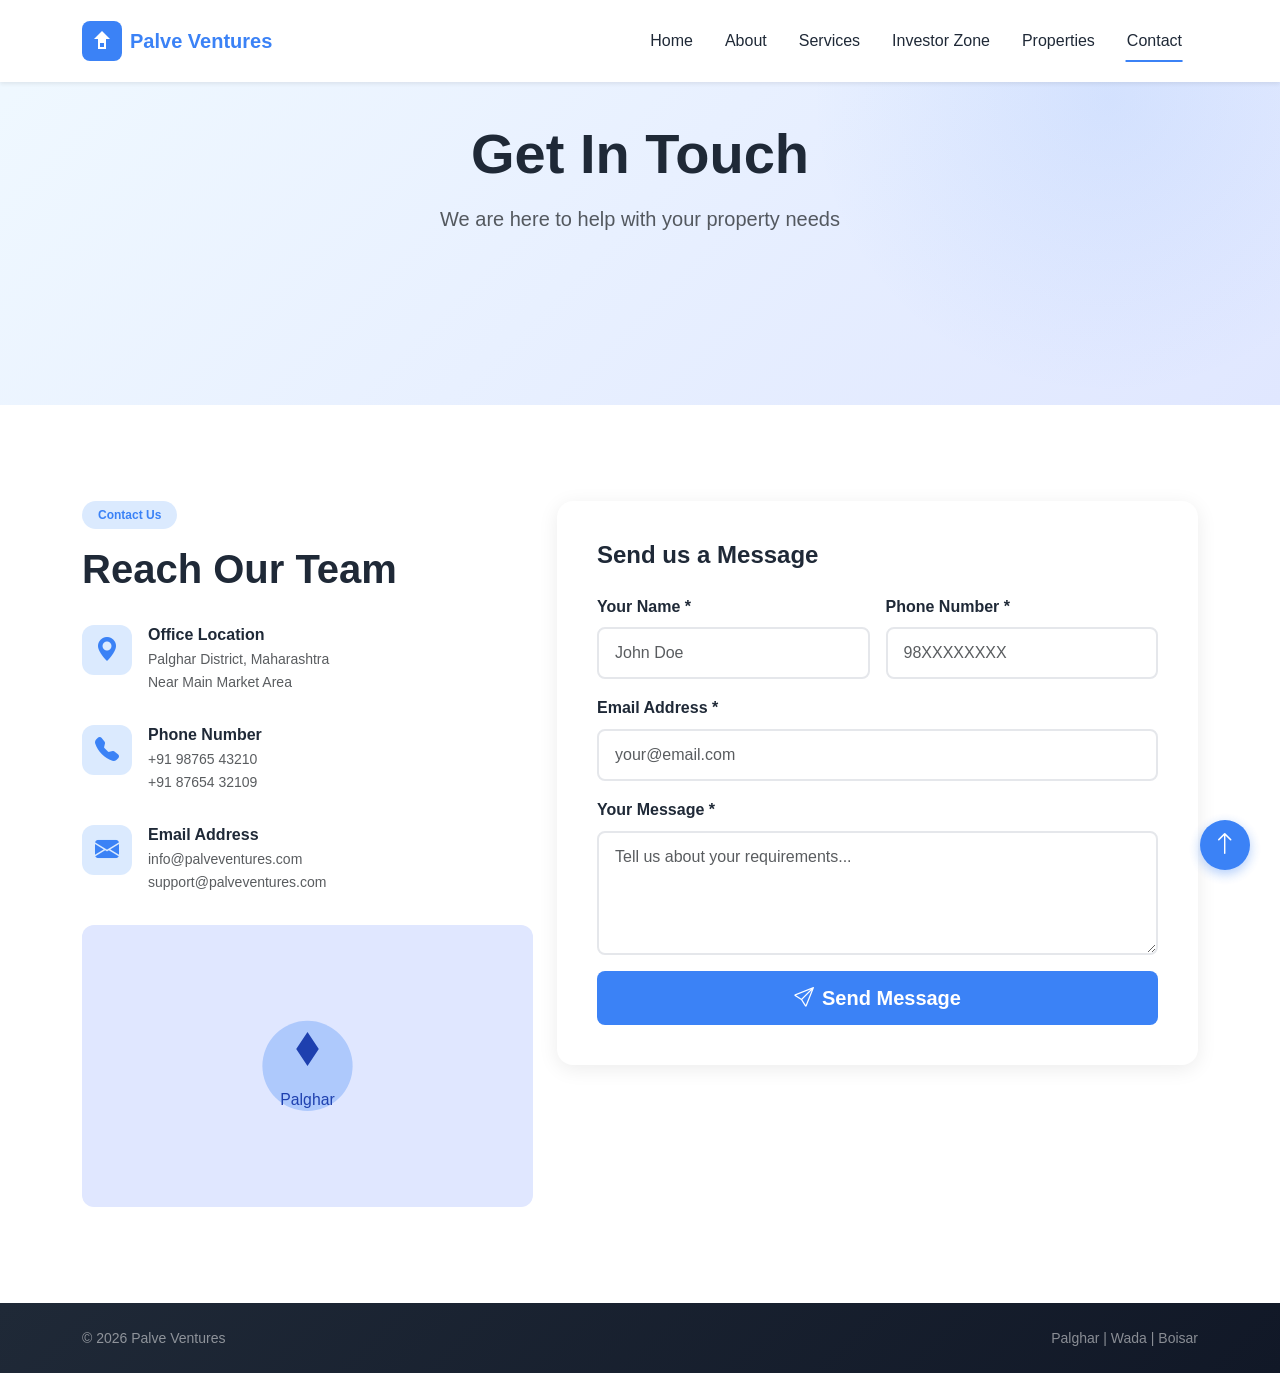
<file: contact.html>
<!DOCTYPE html>
<html lang="en">

<head>
    <meta charset="UTF-8">
    <meta name="viewport" content="width=device-width, initial-scale=1.0">
    <title>Contact - Palve Ventures</title>
    <link href="https://cdn.jsdelivr.net/npm/bootstrap@5.3.0/dist/css/bootstrap.min.css" rel="stylesheet">
    <link rel="stylesheet" href="https://cdn.jsdelivr.net/npm/bootstrap-icons@1.11.0/font/bootstrap-icons.css">
    <link rel="stylesheet" href="css/style.css">
</head>

<body>
    <nav class="navbar navbar-expand-lg navbar-light bg-white shadow-sm fixed-top">
        <div class="container">
            <a class="navbar-brand d-flex align-items-center" href="index.html#home">
                <div class="logo-svg me-2">
                    <svg width="40" height="40" viewBox="0 0 40 40" fill="none" xmlns="http://www.w3.org/2000/svg">
                        <rect width="40" height="40" rx="8" fill="#3B82F6" />
                        <path d="M20 10L12 18H16V28H24V18H28L20 10Z" fill="white" />
                        <rect x="18" y="22" width="4" height="4" fill="#3B82F6" />
                    </svg>
                </div>
                <span class="fw-bold text-primary">Palve Ventures</span>
            </a>
            <button class="navbar-toggler" type="button" data-bs-toggle="collapse" data-bs-target="#navbarNav">
                <span class="navbar-toggler-icon"></span>
            </button>
            <div class="collapse navbar-collapse" id="navbarNav">
                <ul class="navbar-nav ms-auto">
                    <li class="nav-item"><a class="nav-link" href="index.html#home">Home</a></li>
                    <li class="nav-item"><a class="nav-link" href="about.html">About</a></li>
                    <li class="nav-item"><a class="nav-link" href="services.html">Services</a></li>
                    <li class="nav-item"><a class="nav-link" href="index.html#investor">Investor Zone</a></li>
                    <li class="nav-item"><a class="nav-link" href="index.html#properties">Properties</a></li>
                    <li class="nav-item"><a class="nav-link active" href="contact.html">Contact</a></li>
                </ul>
            </div>
        </div>
    </nav>

    <section id="home" class="hero-section" style="min-height: 45vh; padding-top: 120px;">
        <div class="container text-center">
            <h1 class="display-4 fw-bold mb-3">Get In Touch</h1>
            <p class="lead text-muted">We are here to help with your property needs</p>
        </div>
    </section>

    <section id="contact" class="py-5">
        <div class="container py-5">
            <div class="row">
                <div class="col-lg-5 mb-4 mb-lg-0">
                    <span class="badge bg-primary-subtle text-primary mb-3">Contact Us</span>
                    <h2 class="display-6 fw-bold mb-4">Reach Our Team</h2>

                    <div class="contact-info">
                        <div class="contact-item">
                            <div class="contact-icon">
                                <i class="bi bi-geo-alt-fill"></i>
                            </div>
                            <div>
                                <h6 class="fw-semibold mb-1">Office Location</h6>
                                <p class="text-muted small mb-0">Palghar District, Maharashtra<br>Near Main Market Area
                                </p>
                            </div>
                        </div>

                        <div class="contact-item">
                            <div class="contact-icon">
                                <i class="bi bi-telephone-fill"></i>
                            </div>
                            <div>
                                <h6 class="fw-semibold mb-1">Phone Number</h6>
                                <p class="text-muted small mb-0">+91 98765 43210<br>+91 87654 32109</p>
                            </div>
                        </div>

                        <div class="contact-item">
                            <div class="contact-icon">
                                <i class="bi bi-envelope-fill"></i>
                            </div>
                            <div>
                                <h6 class="fw-semibold mb-1">Email Address</h6>
                                <p class="text-muted small mb-0">info@palveventures.com<br>support@palveventures.com</p>
                            </div>
                        </div>
                    </div>

                    <div class="map-placeholder mt-4">
                        <svg viewBox="0 0 400 250" fill="none" xmlns="http://www.w3.org/2000/svg">
                            <rect width="400" height="250" fill="#E0E7FF" rx="8" />
                            <circle cx="200" cy="125" r="40" fill="#3B82F6" opacity="0.3" />
                            <path d="M200 105 L200 95 L210 110 L200 125 L190 110 L200 95 Z" fill="#1E40AF" />
                            <text x="200" y="160" text-anchor="middle" fill="#1E40AF" font-size="14">Palghar</text>
                        </svg>
                    </div>
                </div>

                <div class="col-lg-7">
                    <div class="contact-form-card">
                        <h4 class="fw-semibold mb-4">Send us a Message</h4>
                        <form id="contactForm" class="needs-validation" novalidate>
                            <div class="row g-3">
                                <div class="col-md-6">
                                    <label class="form-label">Your Name *</label>
                                    <input type="text" class="form-control" name="name" placeholder="John Doe" required>
                                </div>

                                <div class="col-md-6">
                                    <label class="form-label">Phone Number *</label>
                                    <input type="tel" class="form-control" name="phone" placeholder="98XXXXXXXX"
                                        required>
                                </div>

                                <div class="col-12">
                                    <label class="form-label">Email Address *</label>
                                    <input type="email" class="form-control" name="email" placeholder="your@email.com"
                                        required>
                                </div>

                                <div class="col-12">
                                    <label class="form-label">Your Message *</label>
                                    <textarea class="form-control" name="message" rows="4"
                                        placeholder="Tell us about your requirements..." required></textarea>
                                </div>

                                <div class="col-12">
                                    <button type="submit" class="btn btn-primary btn-lg w-100">
                                        <i class="bi bi-send me-2"></i>Send Message
                                    </button>
                                </div>
                            </div>
                        </form>
                    </div>
                </div>
            </div>
        </div>
    </section>

    <footer class="bg-dark text-white py-4">
        <div class="container d-flex justify-content-between align-items-center flex-wrap">
            <span class="small text-white-50">© 2026 Palve Ventures</span>
            <div class="small text-white-50">Palghar | Wada | Boisar</div>
        </div>
    </footer>

    <script src="https://cdn.jsdelivr.net/npm/bootstrap@5.3.0/dist/js/bootstrap.bundle.min.js"></script>
    <script src="https://code.jquery.com/jquery-3.7.1.min.js"></script>
    <script src="js/script.js"></script>
</body>

</html>
</file>
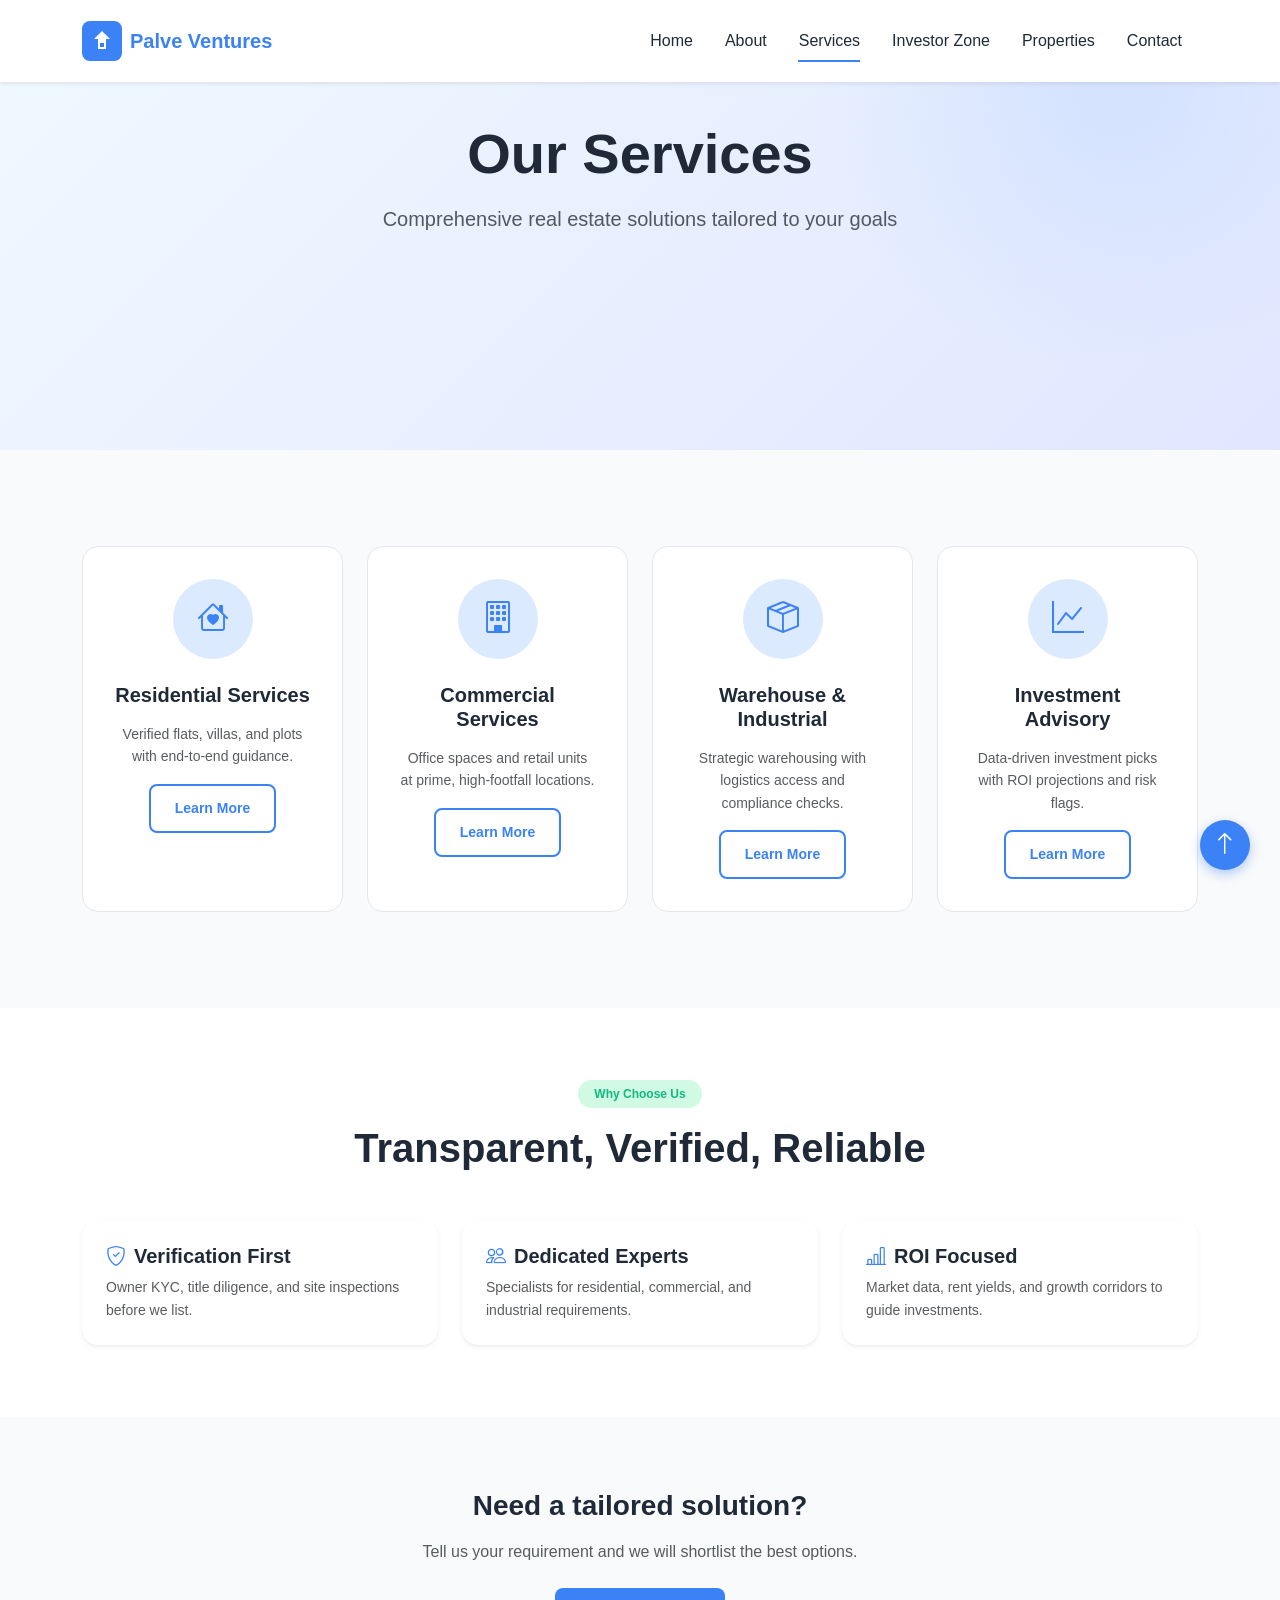
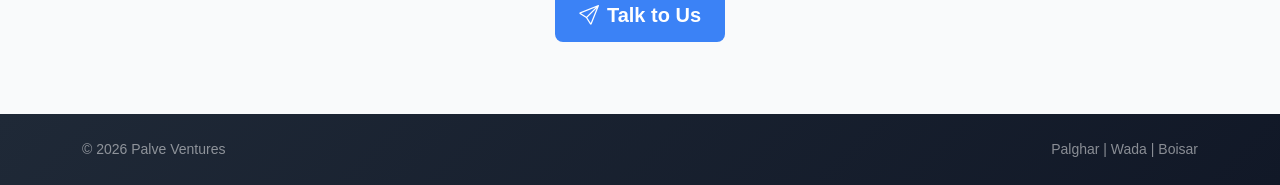
<file: services.html>
<!DOCTYPE html>
<html lang="en">

<head>
    <meta charset="UTF-8">
    <meta name="viewport" content="width=device-width, initial-scale=1.0">
    <title>Services - Palve Ventures</title>
    <link href="https://cdn.jsdelivr.net/npm/bootstrap@5.3.0/dist/css/bootstrap.min.css" rel="stylesheet">
    <link rel="stylesheet" href="https://cdn.jsdelivr.net/npm/bootstrap-icons@1.11.0/font/bootstrap-icons.css">
    <link rel="stylesheet" href="css/style.css">
</head>

<body>
    <nav class="navbar navbar-expand-lg navbar-light bg-white shadow-sm fixed-top">
        <div class="container">
            <a class="navbar-brand d-flex align-items-center" href="index.html#home">
                <div class="logo-svg me-2">
                    <svg width="40" height="40" viewBox="0 0 40 40" fill="none" xmlns="http://www.w3.org/2000/svg">
                        <rect width="40" height="40" rx="8" fill="#3B82F6" />
                        <path d="M20 10L12 18H16V28H24V18H28L20 10Z" fill="white" />
                        <rect x="18" y="22" width="4" height="4" fill="#3B82F6" />
                    </svg>
                </div>
                <span class="fw-bold text-primary">Palve Ventures</span>
            </a>
            <button class="navbar-toggler" type="button" data-bs-toggle="collapse" data-bs-target="#navbarNav">
                <span class="navbar-toggler-icon"></span>
            </button>
            <div class="collapse navbar-collapse" id="navbarNav">
                <ul class="navbar-nav ms-auto">
                    <li class="nav-item"><a class="nav-link" href="index.html#home">Home</a></li>
                    <li class="nav-item"><a class="nav-link" href="about.html">About</a></li>
                    <li class="nav-item"><a class="nav-link active" href="services.html">Services</a></li>
                    <li class="nav-item"><a class="nav-link" href="index.html#investor">Investor Zone</a></li>
                    <li class="nav-item"><a class="nav-link" href="index.html#properties">Properties</a></li>
                    <li class="nav-item"><a class="nav-link" href="contact.html">Contact</a></li>
                </ul>
            </div>
        </div>
    </nav>

    <section id="home" class="hero-section" style="min-height: 50vh; padding-top: 120px;">
        <div class="container text-center">
            <h1 class="display-4 fw-bold mb-3">Our Services</h1>
            <p class="lead text-muted">Comprehensive real estate solutions tailored to your goals</p>
        </div>
    </section>

    <section id="services" class="py-5 bg-light">
        <div class="container py-5">
            <div class="row g-4">
                <div class="col-md-6 col-lg-3">
                    <div class="service-card h-100">
                        <div class="service-icon"><i class="bi bi-house-heart"></i></div>
                        <h5 class="fw-semibold mb-3">Residential Services</h5>
                        <p class="text-muted small mb-3">Verified flats, villas, and plots with end-to-end guidance.</p>
                        <a href="contact.html" class="btn btn-sm btn-outline-primary">Learn More</a>
                    </div>
                </div>
                <div class="col-md-6 col-lg-3">
                    <div class="service-card h-100">
                        <div class="service-icon"><i class="bi bi-building"></i></div>
                        <h5 class="fw-semibold mb-3">Commercial Services</h5>
                        <p class="text-muted small mb-3">Office spaces and retail units at prime, high-footfall
                            locations.</p>
                        <a href="contact.html" class="btn btn-sm btn-outline-primary">Learn More</a>
                    </div>
                </div>
                <div class="col-md-6 col-lg-3">
                    <div class="service-card h-100">
                        <div class="service-icon"><i class="bi bi-box-seam"></i></div>
                        <h5 class="fw-semibold mb-3">Warehouse & Industrial</h5>
                        <p class="text-muted small mb-3">Strategic warehousing with logistics access and compliance
                            checks.</p>
                        <a href="contact.html" class="btn btn-sm btn-outline-primary">Learn More</a>
                    </div>
                </div>
                <div class="col-md-6 col-lg-3">
                    <div class="service-card h-100">
                        <div class="service-icon"><i class="bi bi-graph-up"></i></div>
                        <h5 class="fw-semibold mb-3">Investment Advisory</h5>
                        <p class="text-muted small mb-3">Data-driven investment picks with ROI projections and risk
                            flags.</p>
                        <a href="contact.html" class="btn btn-sm btn-outline-primary">Learn More</a>
                    </div>
                </div>
            </div>
        </div>
    </section>

    <section class="py-5">
        <div class="container py-4">
            <div class="text-center mb-5">
                <span class="badge bg-success-subtle text-success mb-3">Why Choose Us</span>
                <h2 class="display-6 fw-bold">Transparent, Verified, Reliable</h2>
            </div>
            <div class="row g-4">
                <div class="col-lg-4">
                    <div class="p-4 bg-white shadow-sm rounded-4 h-100">
                        <h5 class="fw-semibold mb-2"><i class="bi bi-shield-check text-primary me-2"></i>Verification
                            First</h5>
                        <p class="text-muted small mb-0">Owner KYC, title diligence, and site inspections before we
                            list.</p>
                    </div>
                </div>
                <div class="col-lg-4">
                    <div class="p-4 bg-white shadow-sm rounded-4 h-100">
                        <h5 class="fw-semibold mb-2"><i class="bi bi-people text-primary me-2"></i>Dedicated Experts
                        </h5>
                        <p class="text-muted small mb-0">Specialists for residential, commercial, and industrial
                            requirements.</p>
                    </div>
                </div>
                <div class="col-lg-4">
                    <div class="p-4 bg-white shadow-sm rounded-4 h-100">
                        <h5 class="fw-semibold mb-2"><i class="bi bi-bar-chart-line text-primary me-2"></i>ROI Focused
                        </h5>
                        <p class="text-muted small mb-0">Market data, rent yields, and growth corridors to guide
                            investments.</p>
                    </div>
                </div>
            </div>
        </div>
    </section>

    <section class="py-5 bg-light text-center">
        <div class="container py-4">
            <h3 class="fw-bold mb-3">Need a tailored solution?</h3>
            <p class="text-muted mb-4">Tell us your requirement and we will shortlist the best options.</p>
            <a href="contact.html" class="btn btn-primary btn-lg"><i class="bi bi-send me-2"></i>Talk to Us</a>
        </div>
    </section>

    <footer class="bg-dark text-white py-4">
        <div class="container d-flex justify-content-between align-items-center flex-wrap">
            <span class="small text-white-50">© 2026 Palve Ventures</span>
            <div class="small text-white-50">Palghar | Wada | Boisar</div>
        </div>
    </footer>

    <script src="https://cdn.jsdelivr.net/npm/bootstrap@5.3.0/dist/js/bootstrap.bundle.min.js"></script>
    <script src="https://code.jquery.com/jquery-3.7.1.min.js"></script>
    <script src="js/script.js"></script>
</body>

</html>
</file>
<file: css/style.css>
/* ===================================
   Palve Ventures - Custom Styles
   =================================== */

:root {
    --primary: #3B82F6;
    --primary-dark: #2563EB;
    --primary-light: #DBEAFE;
    --success: #10B981;
    --success-light: #D1FAE5;
    --info: #06B6D4;
    --danger: #EF4444;
    --dark: #1F2937;
    --light: #F9FAFB;
    --gray: #6B7280;
}

* {
    margin: 0;
    padding: 0;
    box-sizing: border-box;
}

body {
    font-family: 'Inter', -apple-system, BlinkMacSystemFont, 'Segoe UI', Roboto, sans-serif;
    color: var(--dark);
    line-height: 1.6;
    overflow-x: hidden;
}

/* Smooth Scrolling */
html {
    scroll-behavior: smooth;
}

/* ===================================
   Navbar Styles
   =================================== */

.navbar {
    transition: all 0.3s ease;
    padding: 1rem 0;
}

.navbar-brand {
    font-size: 1.25rem;
    transition: transform 0.3s ease;
}

.navbar-brand:hover {
    transform: scale(1.05);
}

.nav-link {
    font-weight: 500;
    color: var(--dark) !important;
    margin: 0 0.5rem;
    position: relative;
    transition: color 0.3s ease;
}

.nav-link::after {
    content: '';
    position: absolute;
    width: 0;
    height: 2px;
    bottom: 0;
    left: 50%;
    background-color: var(--primary);
    transition: all 0.3s ease;
    transform: translateX(-50%);
}

.nav-link:hover::after,
.nav-link.active::after {
    width: 80%;
}

/* ===================================
   Hero Section
   =================================== */

.hero-section {
    padding-top: 80px;
    background: linear-gradient(135deg, #F0F9FF 0%, #E0E7FF 100%);
    position: relative;
    overflow: hidden;
}

.hero-section::before {
    content: '';
    position: absolute;
    top: -50%;
    right: -10%;
    width: 600px;
    height: 600px;
    background: radial-gradient(circle, rgba(59, 130, 246, 0.1) 0%, transparent 70%);
    border-radius: 50%;
}

.hero-image svg {
    width: 100%;
    height: auto;
    animation: float 6s ease-in-out infinite;
}

@keyframes float {

    0%,
    100% {
        transform: translateY(0);
    }

    50% {
        transform: translateY(-20px);
    }
}

.category-btn {
    display: flex;
    flex-direction: column;
    align-items: center;
    padding: 1.5rem 1rem;
    background: white;
    border-radius: 12px;
    text-decoration: none;
    color: var(--dark);
    transition: all 0.3s ease;
    box-shadow: 0 2px 8px rgba(0, 0, 0, 0.05);
}

.category-btn:hover {
    transform: translateY(-5px);
    box-shadow: 0 8px 20px rgba(59, 130, 246, 0.2);
    color: var(--primary);
}

.category-btn i {
    font-size: 2rem;
    margin-bottom: 0.5rem;
    color: var(--primary);
}

.category-btn span {
    font-size: 0.875rem;
    font-weight: 500;
}

/* ===================================
   Service Cards
   =================================== */

.service-card {
    background: white;
    padding: 2rem;
    border-radius: 16px;
    text-align: center;
    transition: all 0.3s ease;
    border: 1px solid #E5E7EB;
}

.service-card:hover {
    transform: translateY(-8px);
    box-shadow: 0 12px 30px rgba(59, 130, 246, 0.15);
    border-color: var(--primary);
}

.service-icon {
    width: 80px;
    height: 80px;
    margin: 0 auto 1.5rem;
    background: var(--primary-light);
    border-radius: 50%;
    display: flex;
    align-items: center;
    justify-content: center;
    font-size: 2rem;
    color: var(--primary);
    transition: all 0.3s ease;
}

.service-card:hover .service-icon {
    background: var(--primary);
    color: white;
    transform: rotate(10deg) scale(1.1);
}

/* ===================================
   About Section
   =================================== */

.about-image svg {
    width: 100%;
    height: auto;
}

.vision-card,
.mission-card {
    padding: 1.5rem;
    background: white;
    border-radius: 12px;
    border-left: 4px solid var(--primary);
    transition: all 0.3s ease;
}

.vision-card:hover,
.mission-card:hover {
    box-shadow: 0 8px 20px rgba(0, 0, 0, 0.1);
    transform: translateX(5px);
}

/* ===================================
   Investor Zone
   =================================== */

.stat-icon {
    width: 60px;
    height: 60px;
    background: var(--success-light);
    border-radius: 12px;
    display: flex;
    align-items: center;
    justify-content: center;
    font-size: 1.75rem;
    color: var(--success);
}

.investor-chart svg {
    width: 100%;
    height: auto;
    filter: drop-shadow(0 4px 12px rgba(16, 185, 129, 0.2));
}

/* ===================================
   Verification Steps
   =================================== */

.verification-step {
    text-align: center;
    padding: 2rem;
    background: white;
    border-radius: 12px;
    transition: all 0.3s ease;
    border: 2px dashed var(--primary-light);
}

.verification-step:hover {
    border-color: var(--primary);
    box-shadow: 0 8px 20px rgba(59, 130, 246, 0.1);
}

.step-icon {
    width: 70px;
    height: 70px;
    margin: 0 auto 1rem;
    background: linear-gradient(135deg, var(--primary) 0%, var(--primary-dark) 100%);
    border-radius: 50%;
    display: flex;
    align-items: center;
    justify-content: center;
    font-size: 2rem;
    color: white;
}

/* ===================================
   Property Cards
   =================================== */

.property-card {
    background: white;
    border-radius: 16px;
    overflow: hidden;
    transition: all 0.3s ease;
    box-shadow: 0 2px 12px rgba(0, 0, 0, 0.08);
}

.property-card:hover {
    transform: translateY(-10px);
    box-shadow: 0 12px 30px rgba(0, 0, 0, 0.15);
}

.property-image {
    position: relative;
    overflow: hidden;
    height: 200px;
}

.property-image svg {
    width: 100%;
    height: 100%;
    object-fit: cover;
}

.property-badge {
    position: absolute;
    top: 1rem;
    right: 1rem;
    background: var(--success);
    color: white;
    padding: 0.5rem 1rem;
    border-radius: 20px;
    font-size: 0.875rem;
    font-weight: 600;
}

.property-details {
    padding: 1.5rem;
}

.property-meta .badge {
    margin-right: 0.5rem;
    margin-bottom: 0.5rem;
    padding: 0.5rem 0.75rem;
    font-weight: 500;
}

/* ===================================
   Forms
   =================================== */

.qualification-form-card,
.feasibility-form-card,
.contact-form-card {
    background: white;
    padding: 2.5rem;
    border-radius: 16px;
    box-shadow: 0 4px 20px rgba(0, 0, 0, 0.08);
}

.form-label {
    font-weight: 600;
    color: var(--dark);
    margin-bottom: 0.5rem;
}

.form-control,
.form-select {
    padding: 0.75rem 1rem;
    border: 2px solid #E5E7EB;
    border-radius: 8px;
    transition: all 0.3s ease;
}

.form-control:focus,
.form-select:focus {
    border-color: var(--primary);
    box-shadow: 0 0 0 3px rgba(59, 130, 246, 0.1);
}

/* ===================================
   Process Section
   =================================== */

.process-card {
    text-align: center;
    padding: 2rem 1.5rem;
    background: white;
    border-radius: 16px;
    transition: all 0.3s ease;
    border: 1px solid #E5E7EB;
    position: relative;
}

.process-card::before {
    content: none;
    /* hide connector line between process cards */
}

.process-card:hover {
    transform: translateY(-8px);
    box-shadow: 0 12px 30px rgba(59, 130, 246, 0.15);
    border-color: var(--primary);
}

.process-number {
    width: 60px;
    height: 60px;
    margin: 0 auto 1rem;
    background: linear-gradient(135deg, var(--primary) 0%, var(--primary-dark) 100%);
    border-radius: 50%;
    display: flex;
    align-items: center;
    justify-content: center;
    font-size: 1.75rem;
    font-weight: bold;
    color: white;
    box-shadow: 0 4px 12px rgba(59, 130, 246, 0.3);
}

/* ===================================
   Feasibility Report
   =================================== */

.report-features {
    margin-top: 2rem;
}

.feature-item {
    display: flex;
    align-items: center;
    padding: 1rem;
    margin-bottom: 1rem;
    background: white;
    border-radius: 8px;
    border-left: 4px solid var(--success);
}

.feature-item i {
    font-size: 1.5rem;
    margin-right: 1rem;
}

/* ===================================
   Contact Section
   =================================== */

.contact-info {
    margin-top: 2rem;
}

.contact-item {
    display: flex;
    align-items: start;
    margin-bottom: 2rem;
}

.contact-icon {
    width: 50px;
    height: 50px;
    background: var(--primary-light);
    border-radius: 12px;
    display: flex;
    align-items: center;
    justify-content: center;
    font-size: 1.5rem;
    color: var(--primary);
    margin-right: 1rem;
    flex-shrink: 0;
}

.map-placeholder svg {
    width: 100%;
    height: auto;
    border-radius: 12px;
}

/* ===================================
   Footer
   =================================== */

footer {
    background: linear-gradient(135deg, #1F2937 0%, #111827 100%);
}

.footer-links li {
    margin-bottom: 0.5rem;
}

.footer-links a {
    color: rgba(255, 255, 255, 0.6);
    text-decoration: none;
    transition: all 0.3s ease;
    font-size: 0.9rem;
}

.footer-links a:hover {
    color: white;
    padding-left: 5px;
}

.social-links {
    display: flex;
    gap: 1rem;
}

.social-link {
    width: 40px;
    height: 40px;
    background: rgba(255, 255, 255, 0.1);
    border-radius: 8px;
    display: flex;
    align-items: center;
    justify-content: center;
    color: white;
    text-decoration: none;
    transition: all 0.3s ease;
}

.social-link:hover {
    background: var(--primary);
    transform: translateY(-3px);
}

/* ===================================
   Buttons
   =================================== */

.btn {
    font-weight: 600;
    padding: 0.75rem 1.5rem;
    border-radius: 8px;
    transition: all 0.3s ease;
}

.btn-primary {
    background: var(--primary);
    border: none;
}

.btn-primary:hover {
    background: var(--primary-dark);
    transform: translateY(-2px);
    box-shadow: 0 8px 20px rgba(59, 130, 246, 0.3);
}

.btn-success {
    background: var(--success);
    border: none;
}

.btn-success:hover {
    background: #059669;
    transform: translateY(-2px);
    box-shadow: 0 8px 20px rgba(16, 185, 129, 0.3);
}

.btn-info {
    background: var(--info);
    border: none;
    color: white;
}

.btn-info:hover {
    background: #0891B2;
    transform: translateY(-2px);
    box-shadow: 0 8px 20px rgba(6, 182, 212, 0.3);
}

.btn-outline-primary {
    border: 2px solid var(--primary);
    color: var(--primary);
}

.btn-outline-primary:hover {
    background: var(--primary);
    color: white;
    transform: translateY(-2px);
}

/* ===================================
   Badges
   =================================== */

.badge {
    padding: 0.5rem 1rem;
    font-weight: 600;
    border-radius: 20px;
}

.bg-primary-subtle {
    background-color: var(--primary-light) !important;
    color: var(--primary) !important;
}

.bg-success-subtle {
    background-color: var(--success-light) !important;
    color: var(--success) !important;
}

.bg-info-subtle {
    background-color: #CFFAFE !important;
    color: var(--info) !important;
}

/* ===================================
   Utilities
   =================================== */

.text-primary {
    color: var(--primary) !important;
}

.text-success {
    color: var(--success) !important;
}

.bg-light {
    background-color: var(--light) !important;
}

/* ===================================
   Responsive Design
   =================================== */

@media (max-width: 991px) {
    .hero-section {
        text-align: center;
    }

    .category-btn {
        padding: 1rem 0.5rem;
    }

    .category-btn i {
        font-size: 1.5rem;
    }

    .display-3 {
        font-size: 2.5rem;
    }

    .display-5 {
        font-size: 2rem;
    }
}

@media (max-width: 767px) {
    .navbar-brand {
        font-size: 1rem;
    }

    .hero-section {
        padding-top: 60px;
    }

    .display-3 {
        font-size: 2rem;
    }

    .display-5 {
        font-size: 1.75rem;
    }

    .qualification-form-card,
    .feasibility-form-card,
    .contact-form-card {
        padding: 1.5rem;
    }
}

/* ===================================
   Animations
   =================================== */

@keyframes fadeInUp {
    from {
        opacity: 0;
        transform: translateY(30px);
    }

    to {
        opacity: 1;
        transform: translateY(0);
    }
}

.fade-in-up {
    animation: fadeInUp 0.6s ease-out;
}

/* ===================================
   Loading States
   =================================== */

.btn:disabled {
    opacity: 0.6;
    cursor: not-allowed;
}

/* ===================================
   Scroll to Top Button (Optional)
   =================================== */

#scrollTopBtn {
    position: fixed;
    bottom: 30px;
    right: 30px;
    width: 50px;
    height: 50px;
    background: var(--primary);
    color: white;
    border: none;
    border-radius: 50%;
    cursor: pointer;
    display: none;
    align-items: center;
    justify-content: center;
    font-size: 1.5rem;
    box-shadow: 0 4px 12px rgba(59, 130, 246, 0.4);
    transition: all 0.3s ease;
    z-index: 1000;
}

#scrollTopBtn:hover {
    transform: translateY(-5px);
    box-shadow: 0 8px 20px rgba(59, 130, 246, 0.6);
}

/* Success/Error Messages */
.alert-floating {
    position: fixed;
    top: 100px;
    right: 20px;
    z-index: 9999;
    min-width: 300px;
    animation: slideInRight 0.3s ease-out;
}

@keyframes slideInRight {
    from {
        transform: translateX(400px);
        opacity: 0;
    }

    to {
        transform: translateX(0);
        opacity: 1;
    }
}
</file>
